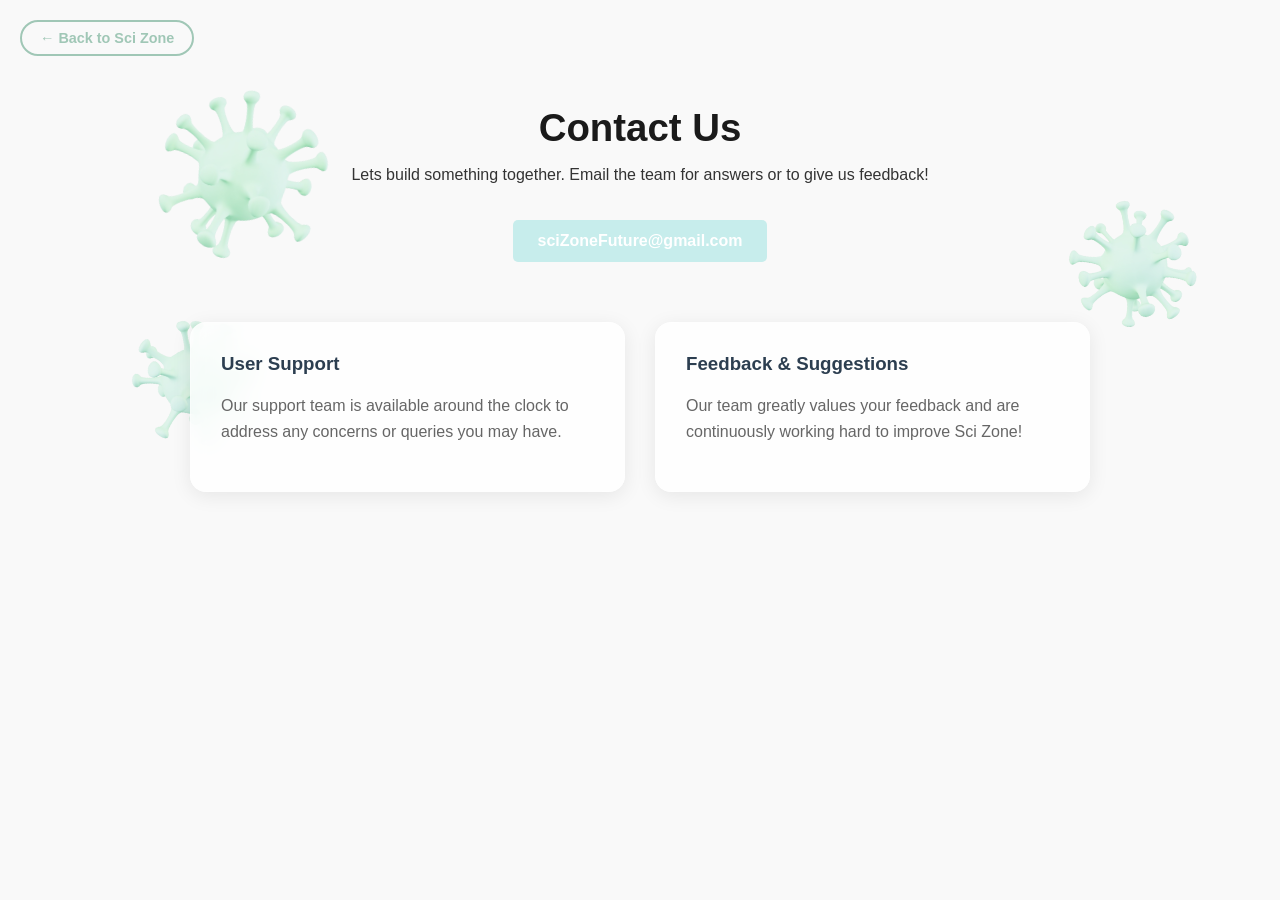
<file: website/pages/contact.html>
<!DOCTYPE html>
<html>

<head>
    <title>contactUsPage</title>
    <link rel="stylesheet" href="contact.css">
    <link rel="stylesheet" href="../styles/general.css">
</head>

<body>
<div class="contact-container">
    <a href="index.html" class="backButton">← Back to Sci Zone</a>
    <img id="image1" src="../images/1-removebg-preview.png">
    <img id="image2" src="../images/2-removebg-preview.png">
    <img id="image3" src="../images/3-removebg-preview.png">
    <header class="header">
        <h1>Contact Us</h1>
        <p class="subtitle">Lets build something together. Email the team for answers or to give us feedback!</p>
        <a href="mailto:bensuryano@gmail.com" class="email-link">sciZoneFuture@gmail.com</a>
    </header>
    <div class="info-grid">
        <div class="info-card">
            <h3>User Support</h3>
            <p>Our support team is available around the clock to address any concerns or queries you may have.</p>
        </div>
        <div class="info-card">
            <h3>Feedback & Suggestions</h3>
            <p>Our team greatly values your feedback and are continuously working hard to improve Sci Zone!</p>
        </div>
    </div>
</div>
</body>

</html>
</file>
<file: website/pages/contact.css>
body {
    background-color: #f9f9f9; /* Matches your white homepage */
    color: #333;
    font-family: 'Segoe UI', Arial, sans-serif;
    margin: 0;
    padding: 0;
}
.contact-container {
    max-width: 900px;
    margin: 60px auto;
    padding: 20px;
    position: relative;
    z-index: 1;
}
.contact-container img {
    position: absolute;
    z-index: -1; /* Pushes images behind the text */
    opacity: 0.6; /* Softens them so they don't compete with text */
    pointer-events: none; /* Prevents users from accidentally trying to drag them */
    max-width: 200px; /* Limits size */
    width: 150px; /* Force a size so it doesn't break layout */
}
/* 3. Position each image individually */
#image1 {
    top:20;
    width: 100vw;
    left: -30px;
    transform: rotate(15deg);
}
#image2 {
    top: 30%;
    right: -100px;
    transform: rotate(-10deg);
}
#image3 {
    bottom: 50px;
    left: -50px;
    transform: rotate(-20deg);
}
.header {
    text-align: center;
    margin-bottom: 60px;
}
.header h1 {
    font-size: 3vw;
    color: #1a1a1a;
    margin-bottom: 15px;
}
.email-link {
    display: inline-block;
    margin-top: 20px;
    padding: 12px 25px;
    background-color: #c7edec; /* A professional dark blue/gray */
    color: white;
    text-decoration: none;
    border-radius: 5px;
    font-weight: bold;
    transition: background 0.3s ease;
}
.email-link:hover {
    background-color: #a0c7c6;
}
.info-grid {
    display: grid;
    grid-template-columns: 1fr 1fr;
    gap: 30px;
}
.info-card {
    background: rgba(255, 255, 255, 0.8); /* Slightly transparent for depth */
    backdrop-filter: blur(10px);          /* Glassmorphism effect */
    padding: 30px;
    border-radius: 16px;
    box-shadow: 0 4px 20px rgba(0,0,0,0.08); 
    border: 1px solid rgba(255, 255, 255, 0.3);
    transition: all 0.4s cubic-bezier(0.175, 0.885, 0.32, 1.275); /* Smooth pop-up */
}
.info-card:hover {
    transform: translateY(-10px); /* The "lift" effect */
    box-shadow: 0 10px 30px rgba(101, 164, 144, 0.2); /* Glow on hover */
    border-color: #56cfe1;
}
.info-card h3 {
    margin-top: 0;
    color: #2c3e50;
}
.info-card p {
    color: #666;
    line-height: 1.6;
}
.backButton {
    position: fixed; /* This anchors it to the container */
    top: 20px;          /* Distance from top */
    left: 20px;         /* Distance from left */
    display: inline-flex;
    text-decoration: none;
    color: #a0c7b6; /* Your virus mint color */
    font-weight: 600;
    padding: 8px 18px;
    border: 2px solid #a0c7b6;
    border-radius: 50px; /* Fully rounded pill shape */
    transition: all 0.3s ease;
    font-size: 0.9rem;
    margin-bottom: 30px;
}

.backButton:hover {
    background-color: #a0c7c6;
    color: #ffffff;
    box-shadow: 0 4px 10px rgba(109, 220, 155, 0.3);
    transform: translateX(-5px); /* Adds a little "pop" movement when hovering */
}
/* Responsive design for mobile */
@media (max-width: 768px) {
    .info-grid { grid-template-columns: 1fr; }
}
</file>
<file: website/styles/general.css>
.popupBackgroundDiv {
    background: rgba(0, 0, 0, 0.4);
    width: 100vw;
    height: 100vh;
    position: fixed;
    display: flex;
    align-items: center;
    justify-content: center;
}

.popupBodyDiv {
    background: white;
    min-width:500px;
    /* height: 800px; */
    min-height: 100px;
    padding-top: 50px;
    padding-bottom: 50px;;
    border-radius: 15px;
    box-shadow: 0px 0px 25px -2px rgba(0,0,0,0.3);
}

.invisible {
    visibility: hidden;
}
</file>
